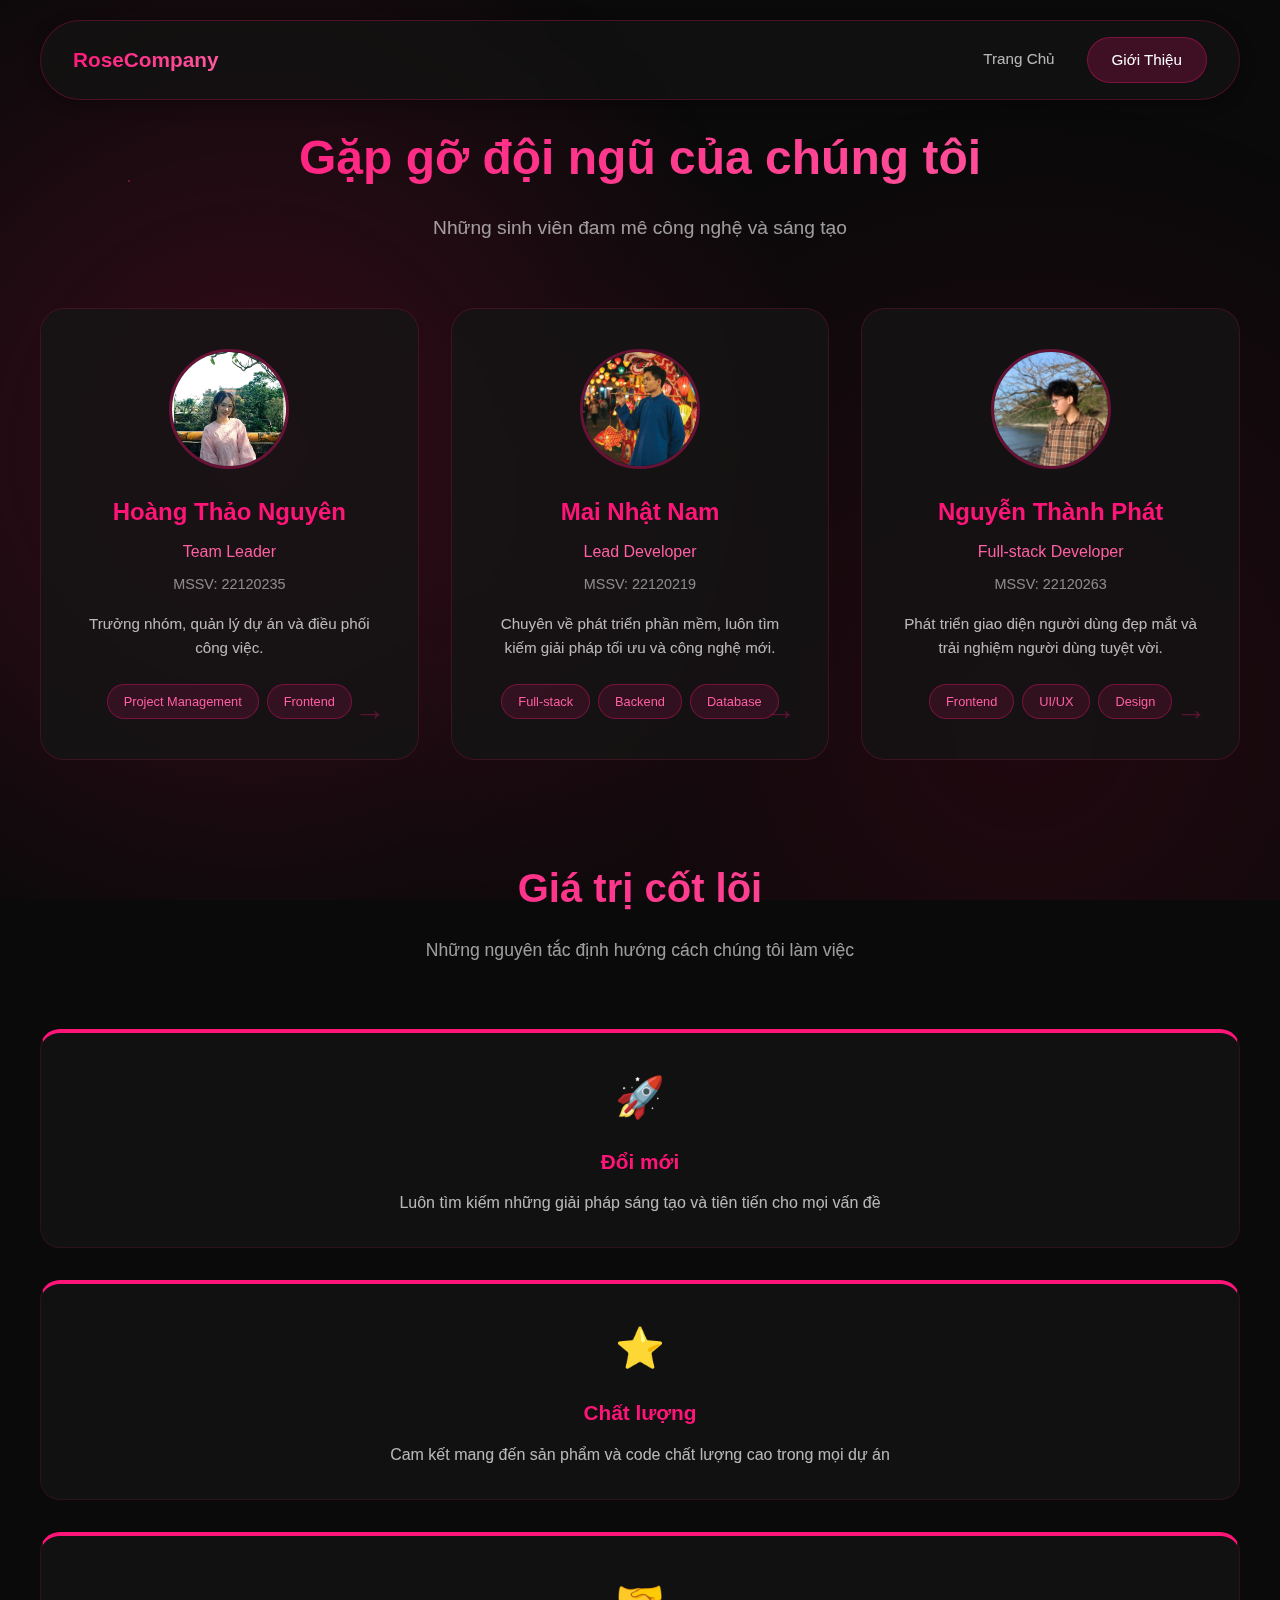
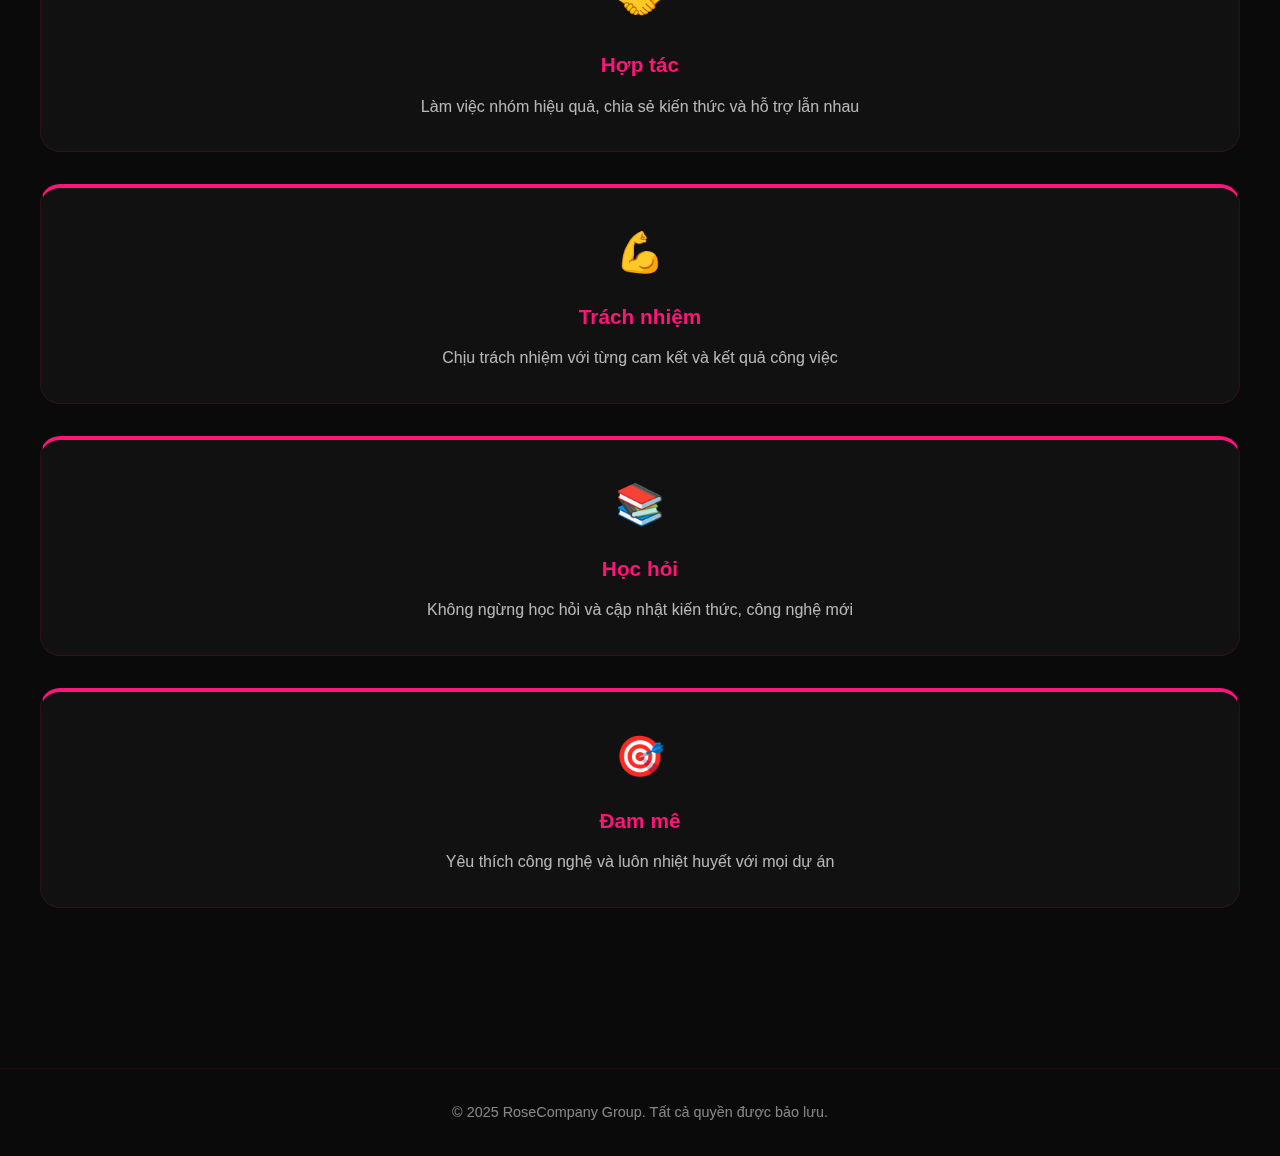
<file: about.html>
<!DOCTYPE html>
<html lang="vi">

<head>
    <meta charset="UTF-8">
    <meta name="viewport" content="width=device-width, initial-scale=1.0">
    <title>RoseCompany Group - Giới Thiệu</title>
    <link rel="stylesheet" href="default.css">
</head>

<body>
    <!-- Animated Background -->
    <div class="bg-gradient"></div>
    <div class="particles-container"></div>

    <!-- Floating Header -->
    <header class="header">
        <div class="header-content">
            <div class="logo">
                <h1>RoseCompany</h1>
            </div>
            <nav class="nav">
                <ul class="nav-list">
                    <li><a href="default.html" class="nav-link">Trang Chủ</a></li>
                    <li><a href="about.html" class="nav-link active">Giới Thiệu</a></li>
                </ul>
            </nav>
        </div>
    </header>

    <!-- Page Header -->
    <section class="page-header">
        <div class="container">
            <h1 class="page-title">Gặp gỡ đội ngũ của chúng tôi</h1>
            <p class="page-subtitle">Những sinh viên đam mê công nghệ và sáng tạo</p>
        </div>
    </section>

    <!-- Team Section -->
    <section class="team-section">
        <div class="container">
            <div class="team-grid">
                <!-- Member 1 -->
                <a href="members/22120235/22120235.html" class="member-card">
                    <div class="card-glow"></div>
                    <div class="member-avatar">
                        <img src="images/Nguyen.jpg" alt="Hoàng Thanh Thảo Nguyên" class="avatar-img">
                        <div class="avatar-ring"></div>
                    </div>
                    <div class="member-content">
                        <h3 class="member-name">Hoàng Thảo Nguyên</h3>
                        <p class="member-role">Team Leader</p>
                        <p class="member-id">MSSV: 22120235</p>
                        <p class="member-desc">Trưởng nhóm, quản lý dự án và điều phối công việc. </p>
                        <div class="member-skills">
                            <span class="skill-tag">Project Management</span>
                            <span class="skill-tag">Frontend</span>
                        </div>
                    </div>
                    <div class="card-arrow">→</div>
                </a>

                <!-- Member 2 -->
                <a href="members/22120219/22120219.html" class="member-card">
                    <div class="card-glow"></div>
                    <div class="member-avatar">
                        <img src="images/Nam.jpg" alt="Mai Nhật Nam" class="avatar-img">
                        <div class="avatar-ring"></div>
                    </div>
                    <div class="member-content">
                        <h3 class="member-name">Mai Nhật Nam</h3>
                        <p class="member-role">Lead Developer</p>
                        <p class="member-id">MSSV: 22120219</p>
                        <p class="member-desc">Chuyên về phát triển phần mềm, luôn tìm kiếm giải pháp tối ưu và công
                            nghệ mới.</p>
                        <div class="member-skills">
                            <span class="skill-tag">Full-stack</span>
                            <span class="skill-tag">Backend</span>
                            <span class="skill-tag">Database</span>
                        </div>
                    </div>
                    <div class="card-arrow">→</div>
                </a>

                <!-- Member 3 -->
                <a href="members/22120263/22120263.html" class="member-card">
                    <div class="card-glow"></div>
                    <div class="member-avatar">
                        <img src="images/Phat.jpg" alt="Nguyễn Thành Phát" class="avatar-img">
                        <div class="avatar-ring"></div>
                    </div>
                    <div class="member-content">
                        <h3 class="member-name">Nguyễn Thành Phát</h3>
                        <p class="member-role">Full-stack Developer</p>
                        <p class="member-id">MSSV: 22120263</p>
                        <p class="member-desc">Phát triển giao diện người dùng đẹp mắt và trải nghiệm người dùng tuyệt
                            vời.</p>
                        <div class="member-skills">
                            <span class="skill-tag">Frontend</span>
                            <span class="skill-tag">UI/UX</span>
                            <span class="skill-tag">Design</span>
                        </div>
                    </div>
                    <div class="card-arrow">→</div>
                </a>
            </div>
        </div>
    </section>

    <!-- Values Section -->
    <section class="values-section">
        <div class="container">
            <div class="section-header">
                <h2 class="section-title">Giá trị cốt lõi</h2>
                <p class="section-subtitle">Những nguyên tắc định hướng cách chúng tôi làm việc</p>
            </div>

            <div class="values-grid">
                <div class="value-card">
                    <div class="value-icon">🚀</div>
                    <h3>Đổi mới</h3>
                    <p>Luôn tìm kiếm những giải pháp sáng tạo và tiên tiến cho mọi vấn đề</p>
                </div>

                <div class="value-card">
                    <div class="value-icon">⭐</div>
                    <h3>Chất lượng</h3>
                    <p>Cam kết mang đến sản phẩm và code chất lượng cao trong mọi dự án</p>
                </div>

                <div class="value-card">
                    <div class="value-icon">🤝</div>
                    <h3>Hợp tác</h3>
                    <p>Làm việc nhóm hiệu quả, chia sẻ kiến thức và hỗ trợ lẫn nhau</p>
                </div>

                <div class="value-card">
                    <div class="value-icon">💪</div>
                    <h3>Trách nhiệm</h3>
                    <p>Chịu trách nhiệm với từng cam kết và kết quả công việc</p>
                </div>

                <div class="value-card">
                    <div class="value-icon">📚</div>
                    <h3>Học hỏi</h3>
                    <p>Không ngừng học hỏi và cập nhật kiến thức, công nghệ mới</p>
                </div>

                <div class="value-card">
                    <div class="value-icon">🎯</div>
                    <h3>Đam mê</h3>
                    <p>Yêu thích công nghệ và luôn nhiệt huyết với mọi dự án</p>
                </div>
            </div>
        </div>
    </section>

    <!-- Footer -->
    <footer class="footer">
        <div class="container">
            <p>&copy; 2025 RoseCompany Group. Tất cả quyền được bảo lưu.</p>
        </div>
    </footer>

    <script src="default.css"></script>
</body>

</html>
</file>
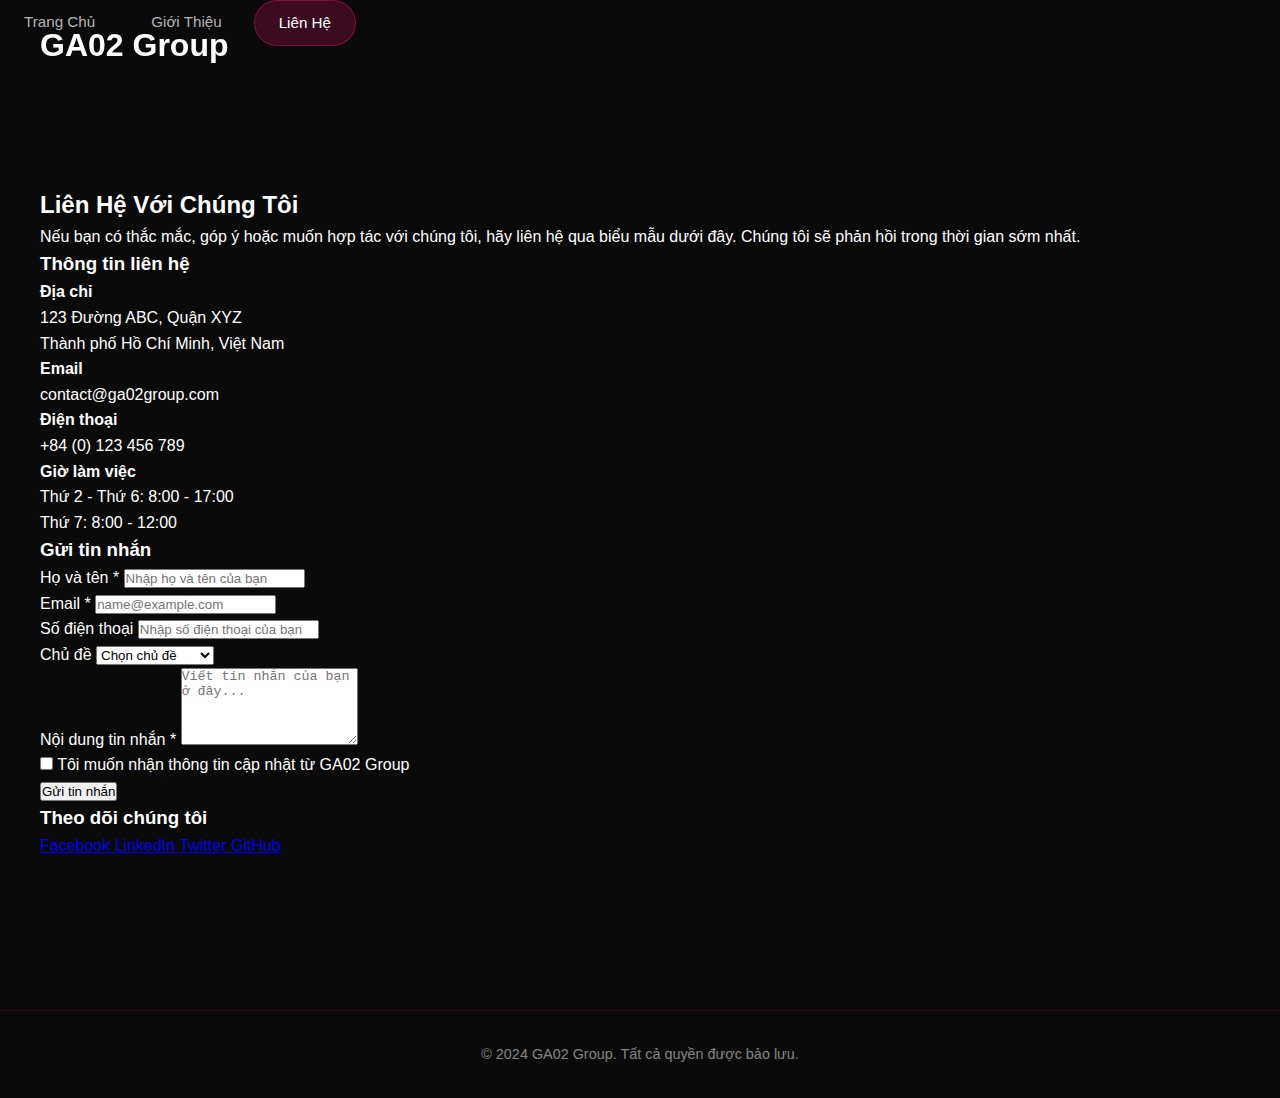
<file: contact.html>
<!DOCTYPE html>
<html lang="vi">
<head>
    <meta charset="UTF-8">
    <meta name="viewport" content="width=device-width, initial-scale=1.0">
    <title>GA02 Group - Liên Hệ</title>
    <link rel="stylesheet" href="default.css">
</head>
<body>
    <!-- Header -->
    <header class="header">
        <h1>GA02 Group</h1>
    </header>

    <!-- Navigation -->
    <nav class="nav">
        <ul class="nav-list">
            <li><a href="index.html" class="nav-link">Trang Chủ</a></li>
            <li><a href="about.html" class="nav-link">Giới Thiệu</a></li>
            <li><a href="contact.html" class="nav-link active">Liên Hệ</a></li>
        </ul>
    </nav>

    <!-- Main Content -->
    <main class="main-content">
        <div class="container">
            <section class="contact-section">
                <h2>Liên Hệ Với Chúng Tôi</h2>
                <p class="section-intro">Nếu bạn có thắc mắc, góp ý hoặc muốn hợp tác với chúng tôi, hãy liên hệ qua biểu mẫu dưới đây. Chúng tôi sẽ phản hồi trong thời gian sớm nhất.</p>
                
                <div class="contact-content">
                    <div class="contact-info">
                        <h3>Thông tin liên hệ</h3>
                        <div class="info-item">
                            <h4>Địa chỉ</h4>
                            <p>123 Đường ABC, Quận XYZ<br>Thành phố Hồ Chí Minh, Việt Nam</p>
                        </div>
                        <div class="info-item">
                            <h4>Email</h4>
                            <p>contact@ga02group.com</p>
                        </div>
                        <div class="info-item">
                            <h4>Điện thoại</h4>
                            <p>+84 (0) 123 456 789</p>
                        </div>
                        <div class="info-item">
                            <h4>Giờ làm việc</h4>
                            <p>Thứ 2 - Thứ 6: 8:00 - 17:00<br>Thứ 7: 8:00 - 12:00</p>
                        </div>
                    </div>

                    <div class="contact-form-container">
                        <h3>Gửi tin nhắn</h3>
                        <form class="contact-form" action="#" method="post">
                            <div class="form-group">
                                <label for="name">Họ và tên *</label>
                                <input type="text" id="name" name="name" placeholder="Nhập họ và tên của bạn" required>
                            </div>

                            <div class="form-group">
                                <label for="email">Email *</label>
                                <input type="email" id="email" name="email" placeholder="name@example.com" required>
                            </div>

                            <div class="form-group">
                                <label for="phone">Số điện thoại</label>
                                <input type="tel" id="phone" name="phone" placeholder="Nhập số điện thoại của bạn">
                            </div>

                            <div class="form-group">
                                <label for="subject">Chủ đề</label>
                                <select id="subject" name="subject">
                                    <option value="">Chọn chủ đề</option>
                                    <option value="general">Thông tin chung</option>
                                    <option value="collaboration">Hợp tác</option>
                                    <option value="support">Hỗ trợ kỹ thuật</option>
                                    <option value="feedback">Góp ý</option>
                                    <option value="other">Khác</option>
                                </select>
                            </div>

                            <div class="form-group">
                                <label for="message">Nội dung tin nhắn *</label>
                                <textarea id="message" name="message" placeholder="Viết tin nhắn của bạn ở đây..." rows="5" required></textarea>
                            </div>

                            <div class="form-group checkbox-group">
                                <label class="checkbox-label">
                                    <input type="checkbox" name="newsletter" value="yes">
                                    <span class="checkmark"></span>
                                    Tôi muốn nhận thông tin cập nhật từ GA02 Group
                                </label>
                            </div>

                            <button type="submit" class="submit-btn">Gửi tin nhắn</button>
                        </form>
                    </div>
                </div>

                <div class="social-links">
                    <h3>Theo dõi chúng tôi</h3>
                    <div class="social-icons">
                        <a href="#" class="social-link" title="Facebook">
                            <span>Facebook</span>
                        </a>
                        <a href="#" class="social-link" title="LinkedIn">
                            <span>LinkedIn</span>
                        </a>
                        <a href="#" class="social-link" title="Twitter">
                            <span>Twitter</span>
                        </a>
                        <a href="#" class="social-link" title="GitHub">
                            <span>GitHub</span>
                        </a>
                    </div>
                </div>
            </section>
        </div>
    </main>

    <!-- Footer -->
    <footer class="footer">
        <p>&copy; 2024 GA02 Group. Tất cả quyền được bảo lưu.</p>
    </footer>
</body>
</html>
</file>
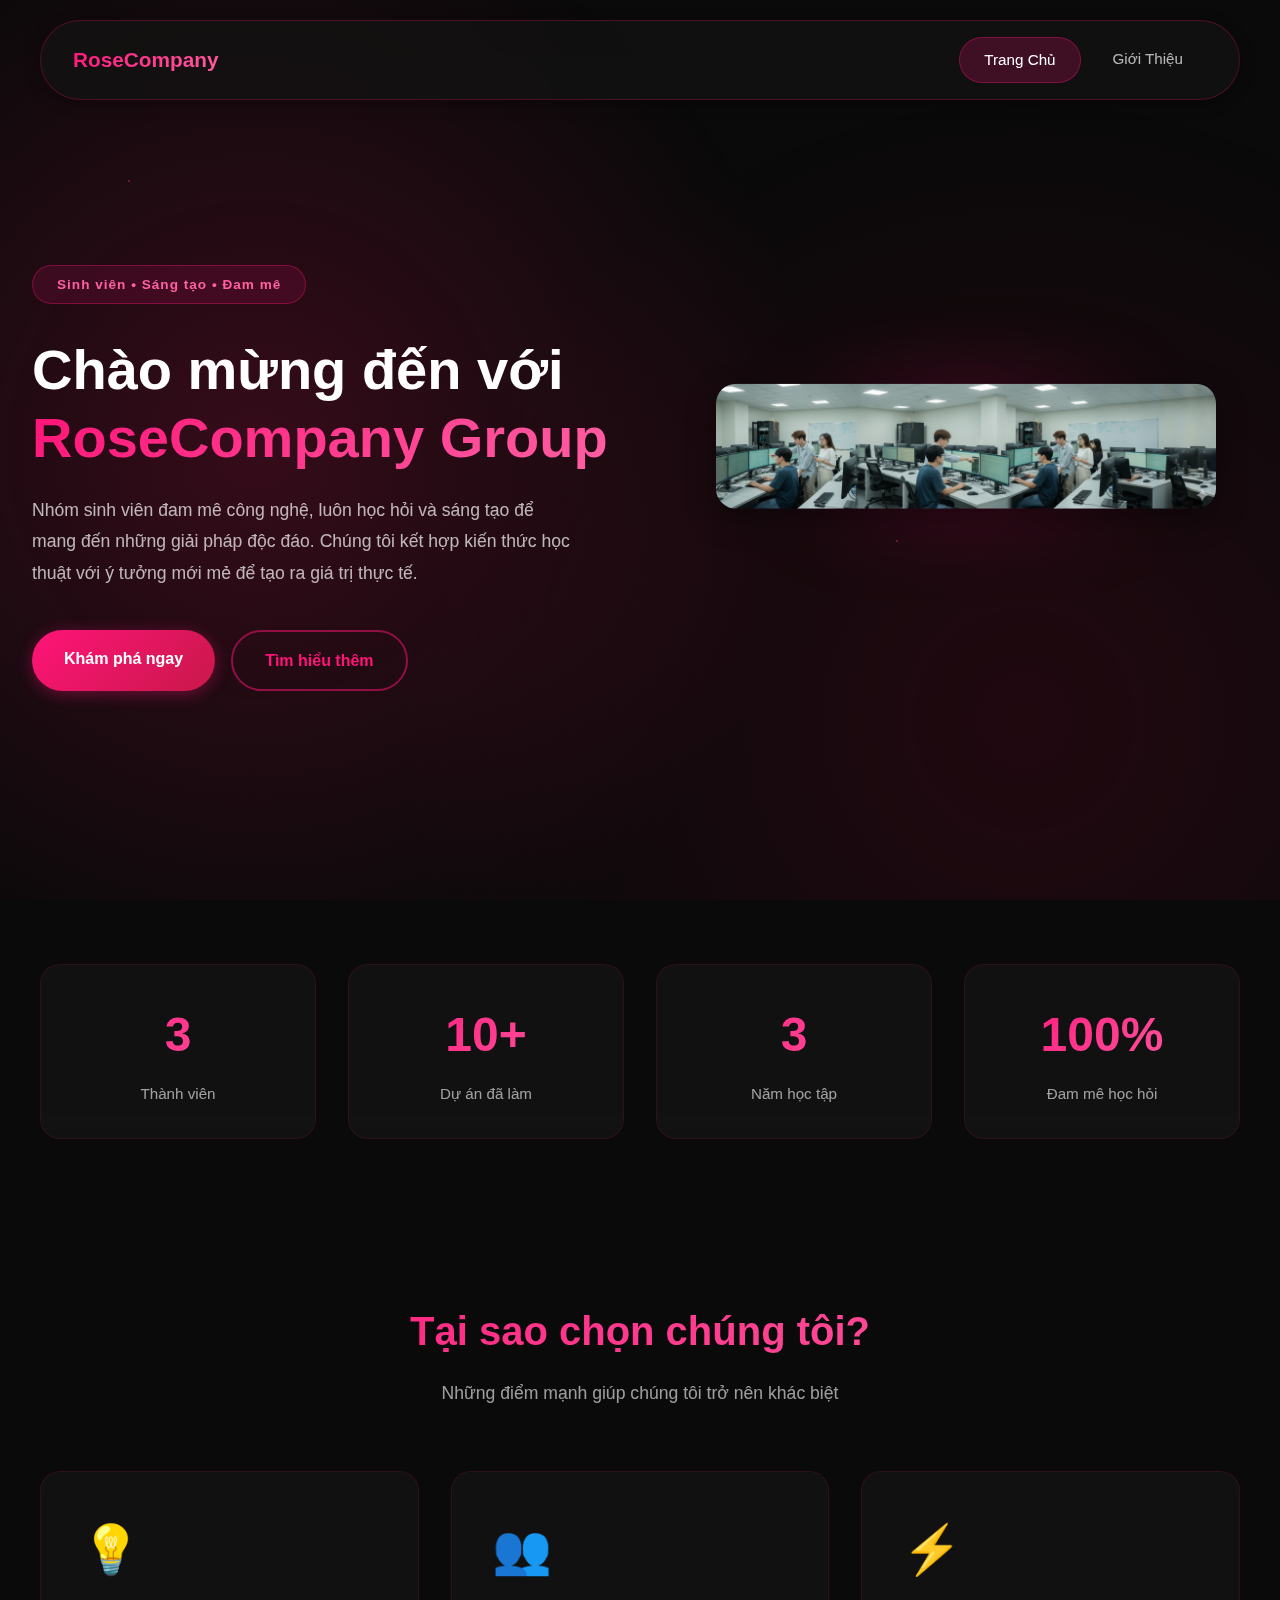
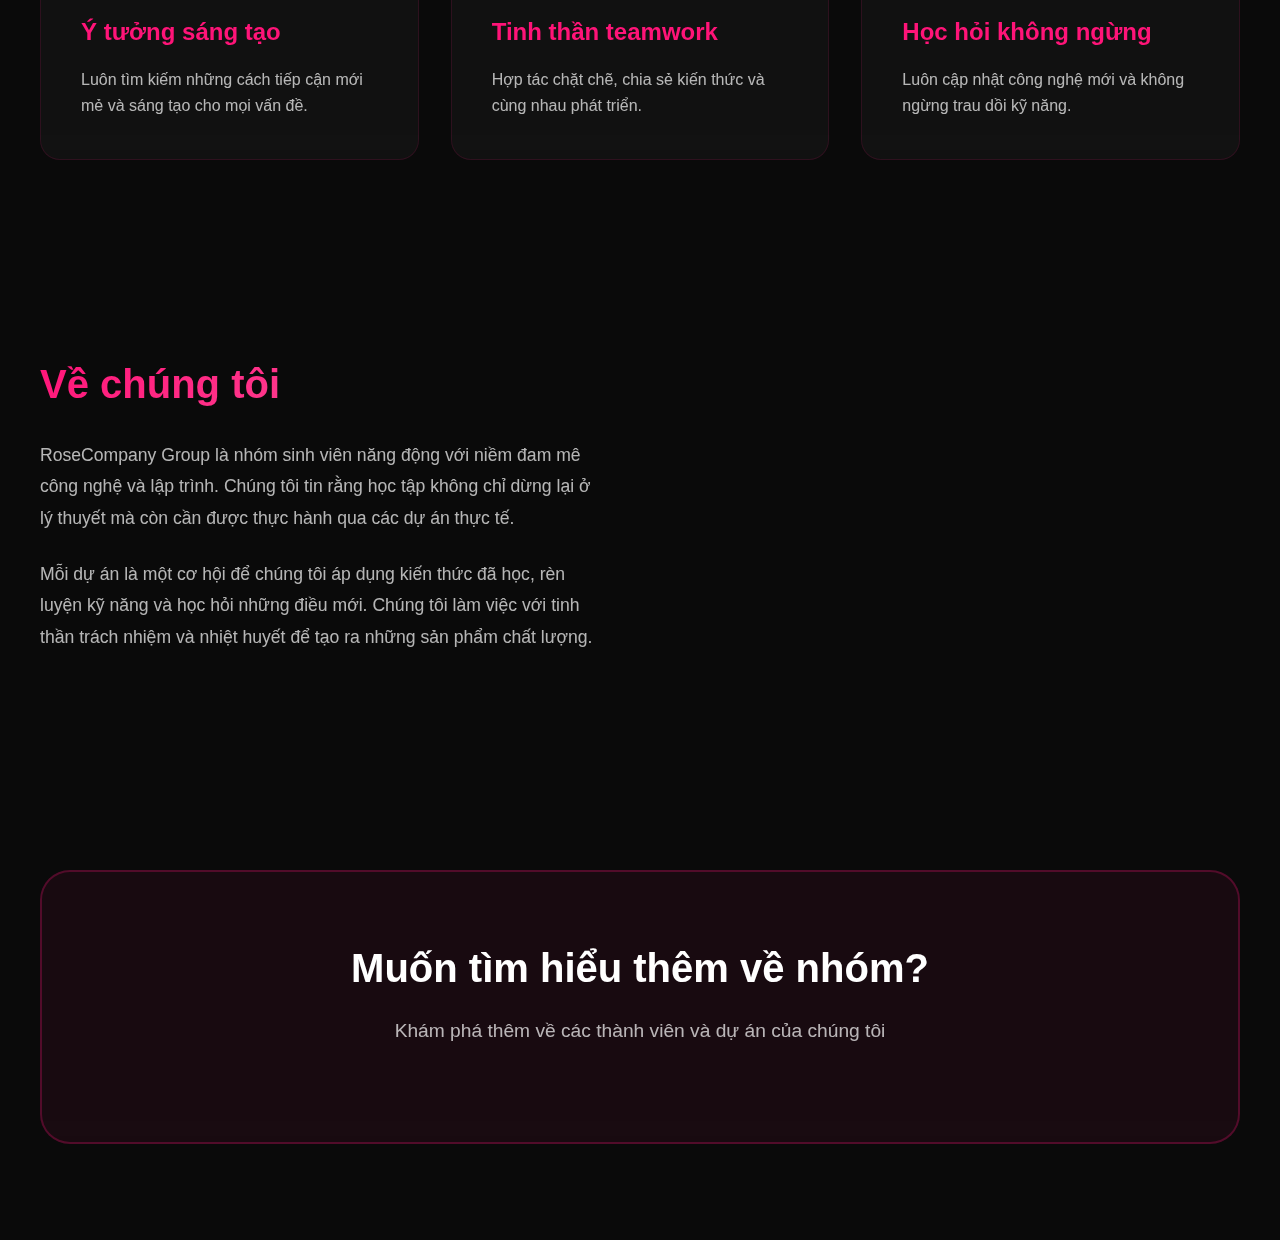
<file: default.html>
<!DOCTYPE html>
<html lang="vi">

<head>
    <meta charset="UTF-8">
    <meta name="viewport" content="width=device-width, initial-scale=1.0">
    <title>RoseCompany Group - Trang Chủ</title>
    <link rel="stylesheet" href="default.css">
</head>

<body>
    <!-- Animated Background -->
    <div class="bg-gradient"></div>
    <div class="particles-container"></div>

    <!-- Floating Header -->
    <header class="header">
        <div class="header-content">
            <div class="logo">
                <h1>RoseCompany</h1>
            </div>
            <nav class="nav">
                <ul class="nav-list">
                    <li><a href="default.html" class="nav-link active">Trang Chủ</a></li>
                    <li><a href="about.html" class="nav-link">Giới Thiệu</a></li>
                </ul>
            </nav>
        </div>
    </header>

    <!-- Hero Section -->
    <section class="hero">
        <div class="hero-content">
            <div class="hero-badge">Sinh viên • Sáng tạo • Đam mê</div>
            <h1 class="hero-title">
                Chào mừng đến với<br>
                <span class="gradient-text">RoseCompany Group</span>
            </h1>
            <p class="hero-description">
                Nhóm sinh viên đam mê công nghệ, luôn học hỏi và sáng tạo để mang đến những giải pháp độc đáo.
                Chúng tôi kết hợp kiến thức học thuật với ý tưởng mới mẻ để tạo ra giá trị thực tế.
            </p>
            <div class="hero-buttons">
                <a href="about.html" class="btn btn-primary">Khám phá ngay</a>
                <a href="#features" class="btn btn-secondary">Tìm hiểu thêm</a>
            </div>
        </div>

        <div class="hero-image">
            <div class="image-container">
                <img src="images/Group.png" alt="RoseCompany Group" class="floating-image">
                <div class="image-glow"></div>
            </div>
        </div>
    </section>

    <!-- Stats Section -->
    <section class="stats-section">
        <div class="container">
            <div class="stats-grid">
                <div class="stat-card">
                    <div class="stat-number">3</div>
                    <div class="stat-label">Thành viên</div>
                </div>
                <div class="stat-card">
                    <div class="stat-number">10+</div>
                    <div class="stat-label">Dự án đã làm</div>
                </div>
                <div class="stat-card">
                    <div class="stat-number">3</div>
                    <div class="stat-label">Năm học tập</div>
                </div>
                <div class="stat-card">
                    <div class="stat-number">100%</div>
                    <div class="stat-label">Đam mê học hỏi</div>
                </div>
            </div>
        </div>
    </section>

    <!-- Features Section -->
    <section id="features" class="features-section">
        <div class="container">
            <div class="section-header">
                <h2 class="section-title">Tại sao chọn chúng tôi?</h2>
                <p class="section-subtitle">Những điểm mạnh giúp chúng tôi trở nên khác biệt</p>
            </div>

            <div class="features-grid">
                <div class="feature-card">
                    <div class="feature-icon">💡</div>
                    <h3>Ý tưởng sáng tạo</h3>
                    <p>Luôn tìm kiếm những cách tiếp cận mới mẻ và sáng tạo cho mọi vấn đề.</p>
                </div>

                <div class="feature-card">
                    <div class="feature-icon">👥</div>
                    <h3>Tinh thần teamwork</h3>
                    <p>Hợp tác chặt chẽ, chia sẻ kiến thức và cùng nhau phát triển.</p>
                </div>

                <div class="feature-card">
                    <div class="feature-icon">⚡</div>
                    <h3>Học hỏi không ngừng</h3>
                    <p>Luôn cập nhật công nghệ mới và không ngừng trau dồi kỹ năng.</p>
                </div>
            </div>
        </div>
    </section>

    <!-- Mission Section -->
    <section class="mission-section">
        <div class="container">
            <div class="mission-content">
                <div class="mission-text">
                    <h2>Về chúng tôi</h2>
                    <p>RoseCompany Group là nhóm sinh viên năng động với niềm đam mê công nghệ và lập trình. Chúng tôi
                        tin rằng học tập không chỉ dừng lại ở lý thuyết mà còn cần được thực hành qua các dự án thực tế.
                    </p>
                    <p>Mỗi dự án là một cơ hội để chúng tôi áp dụng kiến thức đã học, rèn luyện kỹ năng và học hỏi những
                        điều mới. Chúng tôi làm việc với tinh thần trách nhiệm và nhiệt huyết để tạo ra những sản phẩm
                        chất lượng.</p>
                </div>
            </div>
        </div>
    </section>

    <!-- CTA Section -->
    <section class="cta-section">
        <div class="container">
            <div class="cta-content">
                <h2>Muốn tìm hiểu thêm về nhóm?</h2>
                <p>Khám phá thêm về các thành viên và dự án của chúng tôi</p>
                <a href="about.html" class="btn
</file>
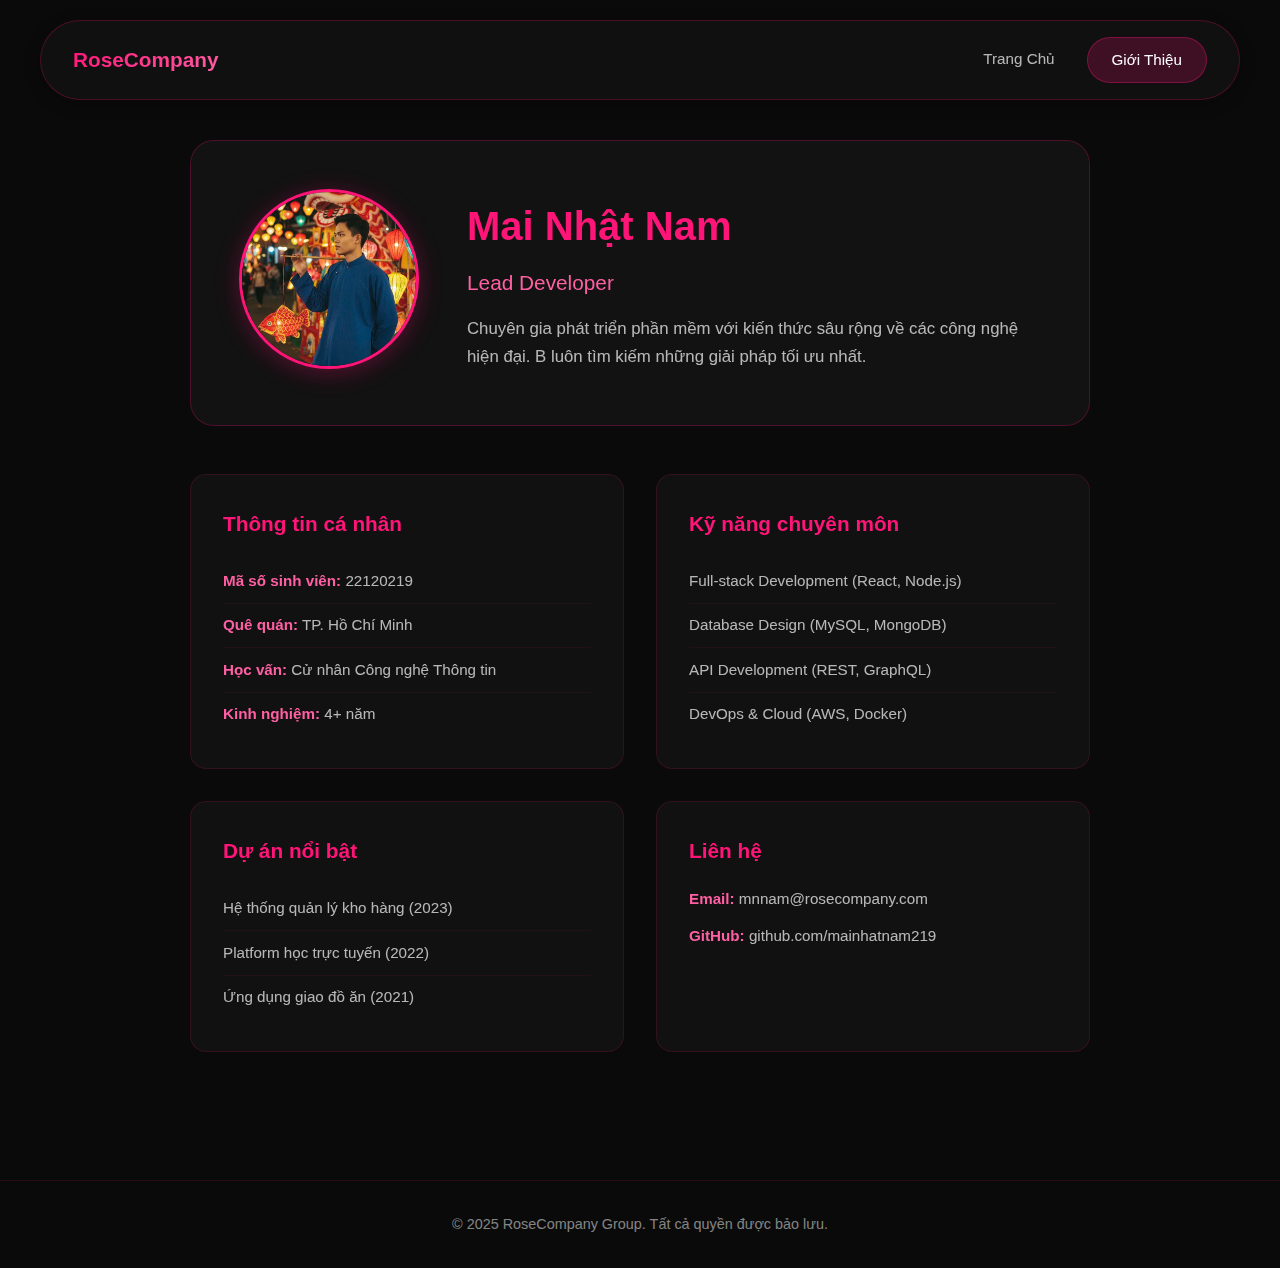
<file: members/22120219/22120219.html>
<!DOCTYPE html>
<html lang="vi">

<head>
    <meta charset="UTF-8">
    <meta name="viewport" content="width=device-width, initial-scale=1.0">
    <title>Mai Nhật Nam</title>
    <link rel="stylesheet" href="../../default.css">
</head>

<body>
    <!-- Floating Header -->
    <header class="header">
        <div class="header-content">
            <div class="logo">
                <h1>RoseCompany</h1>
            </div>
            <nav class="nav">
                <ul class="nav-list">
                    <li><a href="../../default.html" class="nav-link">Trang Chủ</a></li>
                    <li><a href="../../about.html" class="nav-link active">Giới Thiệu</a></li>
                </ul>
            </nav>
        </div>
    </header>

    <!-- Main Content -->
    <main class="main-content">
        <div class="container">
            <section class="member-detail-section">
                <div class="member-detail-card">
                    <div class="member-detail-avatar">
                        <img src="images/Nam.jpg" alt="Mai Nhật Nam" class="detail-avatar-image">
                    </div>
                    <div class="member-detail-info">
                        <h1 class="member-detail-name">Mai Nhật Nam</h1>
                        <p class="member-detail-role">Lead Developer</p>
                        <p class="member-detail-description">Chuyên gia phát triển phần mềm với kiến thức sâu rộng về
                            các công nghệ hiện đại. B luôn tìm kiếm những giải pháp tối ưu nhất.</p>
                    </div>
                </div>

                <div class="detail-sections">
                    <div class="detail-section">
                        <h3>Thông tin cá nhân</h3>
                        <ul>
                            <li><strong>Mã số sinh viên:</strong> 22120219</li>
                            <li><strong>Quê quán:</strong> TP. Hồ Chí Minh</li>
                            <li><strong>Học vấn:</strong> Cử nhân Công nghệ Thông tin</li>
                            <li><strong>Kinh nghiệm:</strong> 4+ năm</li>
                        </ul>
                    </div>

                    <div class="detail-section">
                        <h3>Kỹ năng chuyên môn</h3>
                        <ul>
                            <li>Full-stack Development (React, Node.js)</li>
                            <li>Database Design (MySQL, MongoDB)</li>
                            <li>API Development (REST, GraphQL)</li>
                            <li>DevOps & Cloud (AWS, Docker)</li>
                        </ul>
                    </div>

                    <div class="detail-section">
                        <h3>Dự án nổi bật</h3>
                        <ul>
                            <li>Hệ thống quản lý kho hàng (2023)</li>
                            <li>Platform học trực tuyến (2022)</li>
                            <li>Ứng dụng giao đồ ăn (2021)</li>
                        </ul>
                    </div>

                    <div class="detail-section">
                        <h3>Liên hệ</h3>
                        <p><strong>Email:</strong> mnnam@rosecompany.com</p>
                        <p><strong>GitHub:</strong> github.com/mainhatnam219</p>
                    </div>
                </div>
            </section>
        </div>
    </main>

    <!-- Footer -->
    <footer class="footer">
        <p>&copy; 2025 RoseCompany Group. Tất cả quyền được bảo lưu.</p>
    </footer>
</body>

</html>
</file>
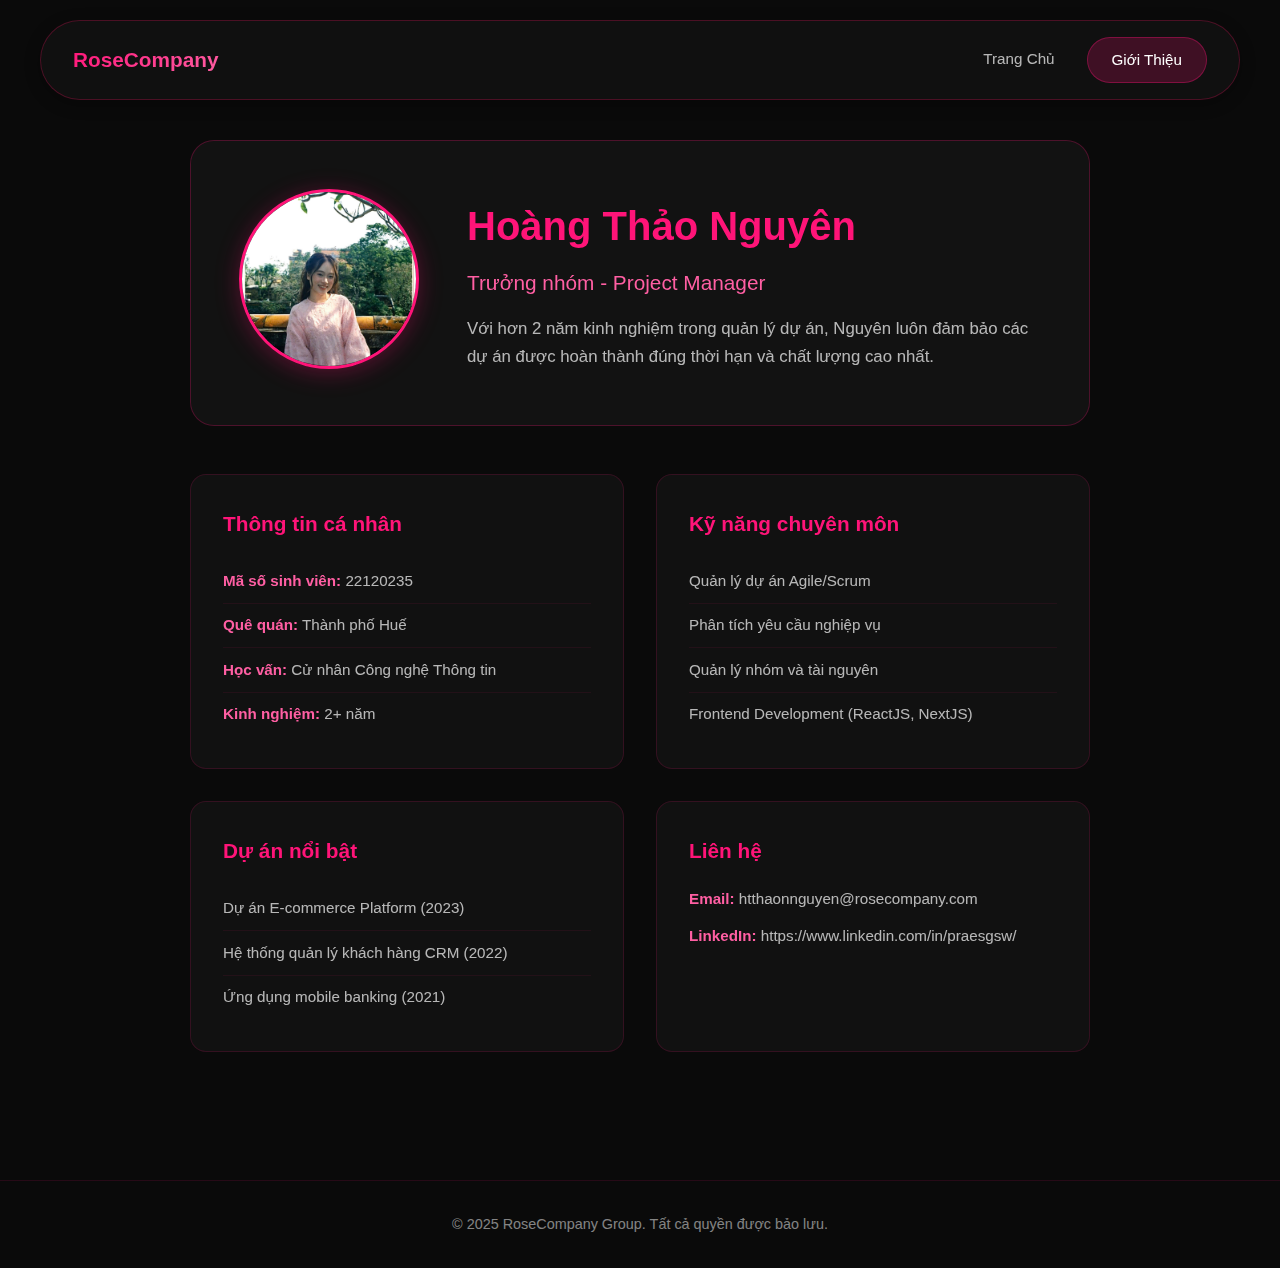
<file: members/22120235/22120235.html>
<!DOCTYPE html>
<html lang="vi">

<head>
    <meta charset="UTF-8">
    <meta name="viewport" content="width=device-width, initial-scale=1.0">
    <title>Hoàng Thanh Thảo Nguyên</title>
    <link rel="stylesheet" href="../../default.css">
</head>

<body>
    <!-- Floating Header -->
    <header class="header">
        <div class="header-content">
            <div class="logo">
                <h1>RoseCompany</h1>
            </div>
            <nav class="nav">
                <ul class="nav-list">
                    <li><a href="../../default.html" class="nav-link">Trang Chủ</a></li>
                    <li><a href="../../about.html" class="nav-link active">Giới Thiệu</a></li>
                </ul>
            </nav>
        </div>
    </header>

    <!-- Main Content -->
    <main class="main-content">
        <div class="container">
            <section class="member-detail-section">
                <div class="member-detail-card">
                    <div class="member-detail-avatar">
                        <img src="images/Nguyen.jpg" alt="Hoàng Thanh Thảo Nguyên" class="detail-avatar-image">
                    </div>
                    <div class="member-detail-info">
                        <h1 class="member-detail-name">Hoàng Thảo Nguyên</h1>
                        <p class="member-detail-role">Trưởng nhóm - Project Manager</p>
                        <p class="member-detail-description">Với hơn 2 năm kinh nghiệm trong quản lý dự án, Nguyên luôn
                            đảm
                            bảo các dự án được hoàn thành đúng thời hạn và chất lượng cao nhất.</p>
                    </div>
                </div>

                <div class="detail-sections">
                    <div class="detail-section">
                        <h3>Thông tin cá nhân</h3>
                        <ul>
                            <li><strong>Mã số sinh viên:</strong> 22120235</li>
                            <li><strong>Quê quán:</strong> Thành phố Huế</li>
                            <li><strong>Học vấn:</strong> Cử nhân Công nghệ Thông tin</li>
                            <li><strong>Kinh nghiệm:</strong> 2+ năm</li>
                        </ul>
                    </div>

                    <div class="detail-section">
                        <h3>Kỹ năng chuyên môn</h3>
                        <ul>
                            <li>Quản lý dự án Agile/Scrum</li>
                            <li>Phân tích yêu cầu nghiệp vụ</li>
                            <li>Quản lý nhóm và tài nguyên</li>
                            <li>Frontend Development (ReactJS, NextJS)</li>
                        </ul>
                    </div>

                    <div class="detail-section">
                        <h3>Dự án nổi bật</h3>
                        <ul>
                            <li>Dự án E-commerce Platform (2023)</li>
                            <li>Hệ thống quản lý khách hàng CRM (2022)</li>
                            <li>Ứng dụng mobile banking (2021)</li>
                        </ul>
                    </div>

                    <div class="detail-section">
                        <h3>Liên hệ</h3>
                        <p><strong>Email:</strong> htthaonnguyen@rosecompany.com</p>
                        <p><strong>LinkedIn:</strong> https://www.linkedin.com/in/praesgsw/</p>
                    </div>
                </div>
            </section>
        </div>
    </main>

    <!-- Footer -->
    <footer class="footer">
        <p>&copy; 2025 RoseCompany Group. Tất cả quyền được bảo lưu.</p>
    </footer>
</body>

</html>
</file>
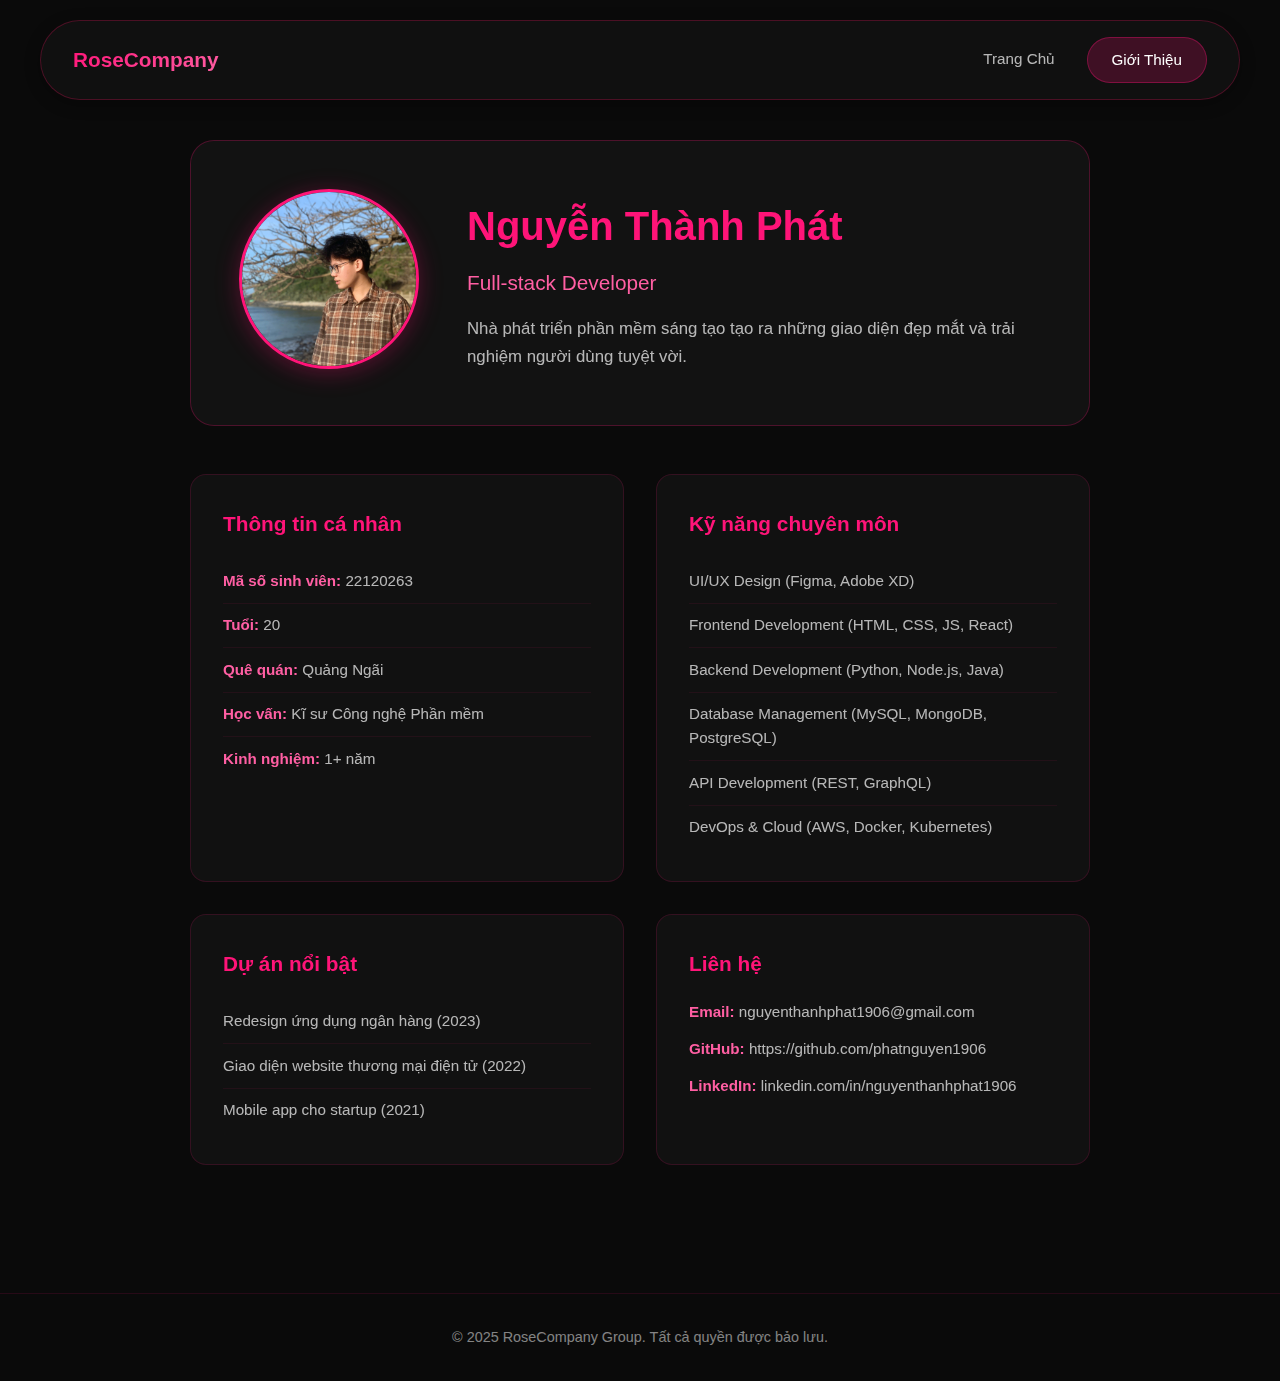
<file: members/22120263/22120263.html>
<!DOCTYPE html>
<html lang="vi">

<head>
    <meta charset="UTF-8">
    <meta name="viewport" content="width=device-width, initial-scale=1.0">
    <title>Nguyễn Thành Phát</title>
    <link rel="stylesheet" href="../../default.css">
</head>

<body>
    <!-- Floating Header -->
    <header class="header">
        <div class="header-content">
            <div class="logo">
                <h1>RoseCompany</h1>
            </div>
            <nav class="nav">
                <ul class="nav-list">
                    <li><a href="../../default.html" class="nav-link">Trang Chủ</a></li>
                    <li><a href="../../about.html" class="nav-link active">Giới Thiệu</a></li>
                </ul>
            </nav>
        </div>
    </header>

    <!-- Main Content -->
    <main class="main-content">
        <div class="container">
            <section class="member-detail-section">
                <div class="member-detail-card">
                    <div class="member-detail-avatar">
                        <img src="images/Phat.jpg" alt="Nguyễn Thành Phát" class="detail-avatar-image">
                    </div>
                    <div class="member-detail-info">
                        <h1 class="member-detail-name">Nguyễn Thành Phát</h1>
                        <p class="member-detail-role">Full-stack Developer</p>
                        <p class="member-detail-description">Nhà phát triển phần mềm sáng tạo tạo ra những giao diện đẹp
                            mắt và trải nghiệm người dùng tuyệt vời.</p>
                    </div>
                </div>

                <div class="detail-sections">
                    <div class="detail-section">
                        <h3>Thông tin cá nhân</h3>
                        <ul>
                            <li><strong>Mã số sinh viên:</strong> 22120263</li>
                            <li><strong>Tuổi:</strong> 20</li>
                            <li><strong>Quê quán:</strong> Quảng Ngãi</li>
                            <li><strong>Học vấn:</strong> Kĩ sư Công nghệ Phần mềm</li>
                            <li><strong>Kinh nghiệm:</strong> 1+ năm</li>
                        </ul>
                    </div>

                    <div class="detail-section">
                        <h3>Kỹ năng chuyên môn</h3>
                        <ul>
                            <li>UI/UX Design (Figma, Adobe XD)</li>
                            <li>Frontend Development (HTML, CSS, JS, React)</li>
                            <li>Backend Development (Python, Node.js, Java)</li>
                            <li>Database Management (MySQL, MongoDB, PostgreSQL)</li>
                            <li>API Development (REST, GraphQL)</li>
                            <li>DevOps & Cloud (AWS, Docker, Kubernetes)</li>
                        </ul>
                    </div>

                    <div class="detail-section">
                        <h3>Dự án nổi bật</h3>
                        <ul>
                            <li>Redesign ứng dụng ngân hàng (2023)</li>
                            <li>Giao diện website thương mại điện tử (2022)</li>
                            <li>Mobile app cho startup (2021)</li>
                        </ul>
                    </div>

                    <div class="detail-section">
                        <h3>Liên hệ</h3>
                        <p><strong>Email:</strong> nguyenthanhphat1906@gmail.com</p>
                        <p><strong>GitHub:</strong> https://github.com/phatnguyen1906</p>
                        <p><strong>LinkedIn:</strong> linkedin.com/in/nguyenthanhphat1906</p>
                    </div>
                </div>
            </section>
        </div>
    </main>

    <!-- Footer -->
    <footer class="footer">
        <p>&copy; 2025 RoseCompany Group. Tất cả quyền được bảo lưu.</p>
    </footer>
</body>

</html>
</file>
<file: default.css>
/* ============================================
   ROSECOMPANY GROUP - MODERN STYLESHEET
   Dark theme with pink accents 
   ============================================ */

/* === RESET & BASE === */
* {
    margin: 0;
    padding: 0;
    box-sizing: border-box;
}

html {
    scroll-behavior: smooth;
    scroll-padding-top: 100px;
}

body {
    font-family: 'Inter', 'Segoe UI', -apple-system, BlinkMacSystemFont, sans-serif;
    background: #0a0a0a;
    color: #ffffff;
    line-height: 1.6;
    overflow-x: hidden;
    transition: opacity 0.3s ease-in-out;
}

body.page-transition {
    opacity: 0;
}

.bg-gradient {
    position: fixed;
    width: 100%;
    height: 100%;
    top: 0;
    left: 0;
    z-index: 0;
    background: radial-gradient(circle at 20% 50%, rgba(255, 20, 100, 0.18) 0%, transparent 50%),
        radial-gradient(circle at 80% 80%, rgba(200, 0, 60, 0.12) 0%, transparent 50%);
    pointer-events: none;
}

.particles-container {
    position: fixed;
    width: 100%;
    height: 100%;
    top: 0;
    left: 0;
    z-index: 1;
    pointer-events: none;
}

.particles-container::before,
.particles-container::after {
    content: '';
    position: absolute;
    width: 2px;
    height: 2px;
    background: rgba(255, 40, 120, 0.5);
    border-radius: 50%;
    animation: float 25s infinite ease-in-out;
}

.particles-container::before {
    top: 20%;
    left: 10%;
    animation-delay: 0s;
}

.particles-container::after {
    top: 60%;
    left: 70%;
    animation-delay: 5s;
}

@keyframes float {

    0%,
    100% {
        transform: translate(0, 0) scale(1);
        opacity: 0;
    }

    10% {
        opacity: 1;
    }

    50% {
        transform: translate(150px, -150vh) scale(1.5);
        opacity: 0.6;
    }

    90% {
        opacity: 1;
    }

    100% {
        transform: translate(300px, -300vh) scale(0.5);
        opacity: 0;
    }
}

/* === FLOATING HEADER === */
.header {
    position: fixed;
    top: 20px;
    left: 50%;
    transform: translateX(-50%);
    z-index: 1000;
    width: calc(100% - 40px);
    max-width: 1200px;
}

.header-content {
    display: flex;
    justify-content: space-between;
    align-items: center;
    padding: 1rem 2rem;
    background: rgba(18, 18, 18, 0.7);
    backdrop-filter: blur(20px);
    border-radius: 50px;
    border: 1px solid rgba(255, 20, 100, 0.25);
    box-shadow: 0 4px 16px rgba(0, 0, 0, 0.3);
    transition: all 0.3s ease;
}

.header-content:hover {
    background: rgba(18, 18, 18, 0.85);
    border-color: rgba(255, 20, 100, 0.45);
    box-shadow: 0 6px 24px rgba(255, 20, 100, 0.12);
}

.logo {
    display: flex;
    align-items: center;
    gap: 0.75rem;
}

.logo-icon {
    width: 40px;
    height: 40px;
    background: linear-gradient(135deg, #ff1478, #c9184a);
    border-radius: 10px;
    display: flex;
    align-items: center;
    justify-content: center;
    font-size: 1.4rem;
    box-shadow: 0 2px 12px rgba(255, 20, 120, 0.3);
}

.logo h1 {
    font-size: 1.3rem;
    font-weight: 700;
    background: linear-gradient(135deg, #ff1478, #ff5fa3);
    -webkit-background-clip: text;
    -webkit-text-fill-color: transparent;
    background-clip: text;
}

/* === NAVIGATION === */
.nav-list {
    display: flex;
    list-style: none;
    gap: 0.5rem;
}

.nav-link {
    display: block;
    padding: 0.6rem 1.5rem;
    color: rgba(255, 255, 255, 0.7);
    text-decoration: none;
    font-weight: 500;
    font-size: 0.95rem;
    border-radius: 25px;
    transition: all 0.3s ease;
}

.nav-link:hover {
    color: #ff1478;
    background: rgba(255, 20, 120, 0.12);
}

.nav-link.active {
    color: #ffffff;
    background: rgba(255, 20, 120, 0.2);
    border: 1px solid rgba(255, 20, 120, 0.35);
}

/* === HERO SECTION === */
.hero {
    position: relative;
    z-index: 10;
    min-height: 100vh;
    display: flex;
    align-items: center;
    padding: 120px 2rem 4rem;
}

.container {
    max-width: 1200px;
    margin: 0 auto;
    width: 100%;
}

.hero-content {
    max-width: 600px;
}

.hero-badge {
    display: inline-block;
    padding: 0.5rem 1.5rem;
    background: rgba(255, 20, 120, 0.12);
    border: 1px solid rgba(255, 20, 120, 0.35);
    border-radius: 50px;
    color: #ff5fa3;
    font-size: 0.85rem;
    font-weight: 600;
    margin-bottom: 2rem;
    letter-spacing: 1px;
}

.hero-title {
    font-size: 3.5rem;
    font-weight: 800;
    line-height: 1.2;
    margin-bottom: 1.5rem;
    color: #ffffff;
}

.gradient-text {
    background: linear-gradient(135deg, #ff1478 0%, #ff5fa3 100%);
    -webkit-background-clip: text;
    -webkit-text-fill-color: transparent;
    background-clip: text;
    display: inline-block;
}

.hero-description {
    font-size: 1.1rem;
    color: rgba(255, 255, 255, 0.7);
    line-height: 1.8;
    margin-bottom: 2.5rem;
    max-width: 550px;
}

.hero-buttons {
    display: flex;
    gap: 1rem;
    flex-wrap: wrap;
}

.btn {
    display: inline-block;
    padding: 1rem 2rem;
    border-radius: 50px;
    font-weight: 600;
    text-decoration: none;
    transition: all 0.3s ease;
    font-size: 1rem;
}

.btn-primary {
    background: linear-gradient(135deg, #ff1478, #c9184a);
    color: #ffffff;
    box-shadow: 0 3px 15px rgba(255, 20, 120, 0.35);
}

.btn-primary:hover {
    transform: translateY(-2px);
    box-shadow: 0 5px 20px rgba(255, 20, 120, 0.5);
}

.btn-secondary {
    background: transparent;
    color: #ff1478;
    border: 2px solid rgba(255, 20, 120, 0.5);
}

.btn-secondary:hover {
    background: rgba(255, 20, 120, 0.12);
    border-color: #ff1478;
}

.hero-image {
    position: absolute;
    right: 5%;
    top: 50%;
    transform: translateY(-50%);
    width: 45%;
    max-width: 500px;
}

.image-container {
    position: relative;
}

.floating-image {
    width: 100%;
    height: auto;
    border-radius: 20px;
    box-shadow: 0 10px 30px rgba(0, 0, 0, 0.4);
    animation: floatImage 6s ease-in-out infinite;
}

@keyframes floatImage {

    0%,
    100% {
        transform: translateY(0px);
    }

    50% {
        transform: translateY(-20px);
    }
}

.image-glow {
    position: absolute;
    top: 50%;
    left: 50%;
    transform: translate(-50%, -50%);
    width: 110%;
    height: 110%;
    background: radial-gradient(circle, rgba(255, 20, 120, 0.25) 0%, transparent 70%);
    z-index: -1;
    filter: blur(40px);
}

/* === STATS SECTION === */
.stats-section {
    position: relative;
    z-index: 10;
    padding: 4rem 2rem;
}

.stats-grid {
    display: grid;
    grid-template-columns: repeat(auto-fit, minmax(200px, 1fr));
    gap: 2rem;
}

.stat-card {
    text-align: center;
    padding: 2rem;
    background: rgba(255, 255, 255, 0.03);
    backdrop-filter: blur(10px);
    border-radius: 20px;
    border: 1px solid rgba(255, 20, 120, 0.12);
    transition: all 0.3s ease;
}

.stat-card:hover {
    transform: translateY(-5px);
    border-color: rgba(255, 20, 120, 0.35);
    box-shadow: 0 6px 24px rgba(255, 20, 120, 0.18);
}

.stat-number {
    font-size: 3rem;
    font-weight: 800;
    background: linear-gradient(135deg, #ff1478, #ff5fa3);
    -webkit-background-clip: text;
    -webkit-text-fill-color: transparent;
    background-clip: text;
    margin-bottom: 0.5rem;
}

.stat-label {
    font-size: 0.95rem;
    color: rgba(255, 255, 255, 0.6);
    font-weight: 500;
}

/* === FEATURES SECTION === */
.features-section {
    position: relative;
    z-index: 10;
    padding: 6rem 2rem;
}

.section-header {
    text-align: center;
    margin-bottom: 4rem;
}

.section-title {
    font-size: 2.5rem;
    font-weight: 700;
    margin-bottom: 1rem;
    background: linear-gradient(135deg, #ff1478, #ff5fa3);
    -webkit-background-clip: text;
    -webkit-text-fill-color: transparent;
    background-clip: text;
}

.section-subtitle {
    font-size: 1.1rem;
    color: rgba(255, 255, 255, 0.6);
    max-width: 600px;
    margin: 0 auto;
}

.features-grid {
    display: grid;
    grid-template-columns: repeat(auto-fit, minmax(280px, 1fr));
    gap: 2rem;
}

.feature-card {
    padding: 2.5rem;
    background: rgba(255, 255, 255, 0.03);
    backdrop-filter: blur(10px);
    border-radius: 20px;
    border: 1px solid rgba(255, 20, 120, 0.12);
    transition: all 0.4s ease;
}

.feature-card:hover {
    transform: translateY(-10px);
    border-color: rgba(255, 20, 120, 0.4);
    box-shadow: 0 8px 32px rgba(255, 20, 120, 0.2);
    background: rgba(255, 255, 255, 0.05);
}

.feature-icon {
    font-size: 3rem;
    margin-bottom: 1.5rem;
    display: inline-block;
    animation: bounce 2s infinite;
}

@keyframes bounce {

    0%,
    100% {
        transform: translateY(0);
    }

    50% {
        transform: translateY(-10px);
    }
}

.feature-card h3 {
    font-size: 1.5rem;
    color: #ff1478;
    margin-bottom: 1rem;
}

.feature-card p {
    color: rgba(255, 255, 255, 0.7);
    line-height: 1.6;
}

/* === MISSION SECTION === */
.mission-section {
    position: relative;
    z-index: 10;
    padding: 6rem 2rem;
}

.mission-content {
    display: grid;
    grid-template-columns: 1fr 1fr;
    gap: 4rem;
    align-items: center;
}

.mission-text h2 {
    font-size: 2.5rem;
    margin-bottom: 1.5rem;
    background: linear-gradient(135deg, #ff1478, #ff5fa3);
    -webkit-background-clip: text;
    -webkit-text-fill-color: transparent;
    background-clip: text;
}

.mission-text p {
    color: rgba(255, 255, 255, 0.7);
    font-size: 1.1rem;
    line-height: 1.8;
    margin-bottom: 1.5rem;
}

.mission-visual {
    position: relative;
    height: 400px;
}

.visual-box {
    width: 100%;
    height: 100%;
    background: linear-gradient(135deg, rgba(255, 20, 120, 0.12), rgba(200, 0, 60, 0.1));
    border-radius: 30px;
    border: 2px solid rgba(255, 20, 120, 0.25);
    position: relative;
    overflow: hidden;
}

.visual-box::before {
    content: '';
    position: absolute;
    top: -50%;
    left: -50%;
    width: 200%;
    height: 200%;
    background: linear-gradient(45deg, transparent, rgba(255, 20, 120, 0.15), transparent);
    animation: shimmer 3s infinite;
}

@keyframes shimmer {
    0% {
        transform: translateX(-100%) translateY(-100%) rotate(45deg);
    }

    100% {
        transform: translateX(100%) translateY(100%) rotate(45deg);
    }
}

/* === CTA SECTION === */
.cta-section {
    position: relative;
    z-index: 10;
    padding: 6rem 2rem;
}

.cta-content {
    text-align: center;
    padding: 4rem;
    background: rgba(255, 20, 120, 0.06);
    backdrop-filter: blur(10px);
    border-radius: 30px;
    border: 2px solid rgba(255, 20, 120, 0.25);
}

.cta-content h2 {
    font-size: 2.5rem;
    margin-bottom: 1rem;
    color: #ffffff;
}

.cta-content p {
    font-size: 1.2rem;
    color: rgba(255, 255, 255, 0.7);
    margin-bottom: 2rem;
}

/* === ABOUT PAGE === */
.page-header {
    position: relative;
    z-index: 10;
    padding: 120px 2rem 4rem;
    text-align: center;
}

.page-title {
    font-size: 3rem;
    font-weight: 700;
    margin-bottom: 1rem;
    background: linear-gradient(135deg, #ff1478, #ff5fa3);
    -webkit-background-clip: text;
    -webkit-text-fill-color: transparent;
    background-clip: text;
}

.page-subtitle {
    font-size: 1.2rem;
    color: rgba(255, 255, 255, 0.6);
}

/* === TEAM SECTION === */
.team-section {
    position: relative;
    z-index: 10;

}

.team-grid {
    display: grid;
    grid-template-columns: repeat(auto-fit, minmax(320px, 1fr));
    gap: 2rem;
}

.member-card {
    position: relative;
    padding: 2.5rem;
    background: rgba(20, 20, 20, 0.8);
    backdrop-filter: blur(20px);
    border-radius: 24px;
    border: 1px solid rgba(255, 20, 120, 0.18);
    text-decoration: none;
    color: inherit;
    display: block;
    overflow: hidden;
    transition: all 0.4s ease;
}

.member-card:hover {
    transform: translateY(-10px);
    border-color: rgba(255, 20, 120, 0.5);
    box-shadow: 0 12px 36px rgba(255, 20, 120, 0.25);
    background: rgba(30, 20, 25, 0.9);
}

.card-glow {
    position: absolute;
    top: -50%;
    left: -50%;
    width: 200%;
    height: 200%;
    background: radial-gradient(circle, rgba(255, 20, 120, 0.15) 0%, transparent 70%);
    opacity: 0;
    transition: opacity 0.4s ease;
}

.member-card:hover .card-glow {
    opacity: 1;
}

.member-avatar {
    position: relative;
    width: 120px;
    height: 120px;
    margin: 0 auto 1.5rem;
}

.avatar-img {
    width: 100%;
    height: 100%;
    object-fit: cover;
    border-radius: 50%;
    border: 3px solid rgba(255, 20, 120, 0.35);
    transition: all 0.4s ease;
}

.member-card:hover .avatar-img {
    border-color: #ff1478;
    box-shadow: 0 0 24px rgba(255, 20, 120, 0.4);
}

.avatar-ring {
    position: absolute;
    top: -5px;
    left: -5px;
    right: -5px;
    bottom: -5px;
    border: 2px solid transparent;
    border-radius: 50%;
    border-top-color: #ff1478;
    animation: spin 3s linear infinite;
    opacity: 0;
    transition: opacity 0.4s ease;
}

.member-card:hover .avatar-ring {
    opacity: 1;
}

@keyframes spin {
    0% {
        transform: rotate(0deg);
    }

    100% {
        transform: rotate(360deg);
    }
}

.member-content {
    text-align: center;
}

.member-name {
    font-size: 1.5rem;
    color: #ff1478;
    margin-bottom: 0.5rem;
    font-weight: 600;
}

.member-role {
    font-size: 1rem;
    color: #ff5fa3;
    font-weight: 500;
    margin-bottom: 0.5rem;
}

.member-id {
    font-size: 0.9rem;
    color: rgba(255, 255, 255, 0.5);
    margin-bottom: 1rem;
}

.member-desc {
    font-size: 0.95rem;
    color: rgba(255, 255, 255, 0.7);
    line-height: 1.6;
    margin-bottom: 1.5rem;
}

.member-skills {
    display: flex;
    flex-wrap: wrap;
    gap: 0.5rem;
    justify-content: center;
}

.skill-tag {
    padding: 0.4rem 1rem;
    background: rgba(255, 20, 120, 0.12);
    border: 1px solid rgba(255, 20, 120, 0.35);
    border-radius: 20px;
    font-size: 0.8rem;
    color: #ff5fa3;
    font-weight: 500;
}

.card-arrow {
    position: absolute;
    bottom: 1.5rem;
    right: 2rem;
    font-size: 2rem;
    color: rgba(255, 20, 120, 0.3);
    transition: all 0.4s ease;
}

.member-card:hover .card-arrow {
    color: #ff1478;
    transform: translateX(5px);
}

/* === VALUES SECTION === */
.values-section {
    position: relative;
    z-index: 10;
    padding: 6rem 2rem;
}

.values-grid {
    display: grid;
    grid-template-columns: repeat(auto-fit, minmin(280px, 1fr));
    gap: 2rem;
}

.value-card {
    padding: 2rem;
    background: rgba(255, 255, 255, 0.03);
    backdrop-filter: blur(10px);
    border-radius: 20px;
    border: 1px solid rgba(255, 20, 120, 0.12);
    border-top: 4px solid #ff1478;
    transition: all 0.3s ease;
    text-align: center;
}

.value-card:hover {
    transform: translateY(-5px);
    border-color: rgba(255, 20, 120, 0.35);
    box-shadow: 0 6px 24px rgba(255, 20, 120, 0.18);
}

.value-icon {
    font-size: 2.5rem;
    margin-bottom: 1rem;
}

.value-card h3 {
    font-size: 1.3rem;
    color: #ff1478;
    margin-bottom: 0.75rem;
}

.value-card p {
    color: rgba(255, 255, 255, 0.7);
    line-height: 1.6;
}

/* === FOOTER === */
.footer {
    position: relative;
    z-index: 10;
    padding: 2rem;
    text-align: center;
    border-top: 1px solid rgba(255, 20, 120, 0.12);
    margin-top: 4rem;
}

.footer p {
    color: rgba(255, 255, 255, 0.5);
    font-size: 0.9rem;
}

/* === RESPONSIVE DESIGN === */
@media (max-width: 1024px) {
    .hero {
        flex-direction: column;
        text-align: center;
    }

    .hero-content {
        max-width: 100%;
    }

    .hero-image {
        position: relative;
        right: auto;
        top: auto;
        transform: none;
        width: 80%;
        max-width: 400px;
        margin: 3rem auto 0;
    }

    .hero-buttons {
        justify-content: center;
    }

    .mission-content {
        grid-template-columns: 1fr;
        gap: 3rem;
    }
}

@media (max-width: 768px) {
    .header {
        top: 10px;
        width: calc(100% - 20px);
    }

    .header-content {
        flex-direction: column;
        gap: 1rem;
        padding: 1rem 1.5rem;
        border-radius: 30px;
    }

    .nav-list {
        flex-direction: row;
        width: 100%;
        justify-content: center;
    }

    .hero {
        padding: 100px 1rem 2rem;
    }

    .hero-title {
        font-size: 2.5rem;
    }

    .section-title {
        font-size: 2rem;
    }

    .page-title {
        font-size: 2.2rem;
    }

    .stats-grid {
        grid-template-columns: repeat(2, 1fr);
        gap: 1rem;
    }

    .features-grid,
    .team-grid,
    .values-grid {
        grid-template-columns: 1fr;
    }

    .mission-visual {
        height: 300px;
    }
}

@media (max-width: 480px) {
    .hero-title {
        font-size: 2rem;
    }

    .hero-description {
        font-size: 1rem;
    }

    .btn {
        padding: 0.8rem 1.5rem;
        font-size: 0.9rem;
    }

    .stats-grid {
        grid-template-columns: 1fr;
    }

    .stat-number {
        font-size: 2.5rem;
    }

    .section-title {
        font-size: 1.8rem;
    }

    .feature-card,
    .member-card,
    .value-card {
        padding: 1.5rem;
    }

    .cta-content {
        padding: 2rem;
    }

    .cta-content h2 {
        font-size: 1.8rem;
    }
}

/* ============================================
   MEMBER DETAIL PAGE 
   ============================================ */

/* === MAIN CONTENT LAYOUT === */
.main-content {
    position: relative;
    z-index: 10;
    padding: 140px 2rem 4rem;
    min-height: 100vh;
}

/* === MEMBER DETAIL SECTION === */
.member-detail-section {
    max-width: 900px;
    margin: 0 auto;
}

.member-detail-card {
    display: flex;
    align-items: center;
    gap: 3rem;
    padding: 3rem;
    background: rgba(20, 20, 20, 0.8);
    backdrop-filter: blur(20px);
    border-radius: 24px;
    border: 1px solid rgba(255, 20, 120, 0.25);
    margin-bottom: 3rem;
    transition: all 0.3s ease;
}

.member-detail-card:hover {
    border-color: rgba(255, 20, 120, 0.4);
    box-shadow: 0 8px 32px rgba(255, 20, 120, 0.2);
}

/* === AVATAR === */
.member-detail-avatar {
    flex-shrink: 0;
}

.detail-avatar-image {
    width: 180px;
    height: 180px;
    object-fit: cover;
    border-radius: 50%;
    border: 3px solid #ff1478;
    box-shadow: 0 4px 24px rgba(255, 20, 120, 0.3);
}

/* === INFO === */
.member-detail-info {
    flex: 1;
}

.member-detail-name {
    font-size: 2.5rem;
    font-weight: 700;
    color: #ff1478;
    margin-bottom: 0.5rem;
}

.member-detail-role {
    font-size: 1.3rem;
    color: #ff5fa3;
    font-weight: 500;
    margin-bottom: 1rem;
}

.member-detail-description {
    font-size: 1.05rem;
    color: rgba(255, 255, 255, 0.7);
    line-height: 1.7;
}

/* === DETAIL SECTIONS === */
.detail-sections {
    display: grid;
    grid-template-columns: repeat(auto-fit, minmax(280px, 1fr));
    gap: 2rem;
}

.detail-section {
    padding: 2rem;
    background: rgba(255, 255, 255, 0.03);
    backdrop-filter: blur(10px);
    border-radius: 16px;
    border: 1px solid rgba(255, 20, 120, 0.15);
    transition: all 0.3s ease;
}

.detail-section:hover {
    border-color: rgba(255, 20, 120, 0.3);
    transform: translateY(-5px);
    box-shadow: 0 6px 24px rgba(255, 20, 120, 0.15);
}

.detail-section h3 {
    font-size: 1.3rem;
    color: #ff1478;
    margin-bottom: 1.2rem;
    font-weight: 600;
}

.detail-section ul {
    list-style: none;
}

.detail-section ul li {
    padding: 0.6rem 0;
    color: rgba(255, 255, 255, 0.7);
    font-size: 0.95rem;
    line-height: 1.6;
    border-bottom: 1px solid rgba(255, 20, 120, 0.08);
}

.detail-section ul li:last-child {
    border-bottom: none;
}

.detail-section ul li strong {
    color: #ff5fa3;
    font-weight: 600;
}

.detail-section p {
    color: rgba(255, 255, 255, 0.7);
    font-size: 0.95rem;
    line-height: 1.6;
    margin-bottom: 0.8rem;
}

.detail-section p:last-child {
    margin-bottom: 0;
}

.detail-section p strong {
    color: #ff5fa3;
    font-weight: 600;
}

@media (max-width: 768px) {
    .main-content {
        padding: 120px 1rem 3rem;
    }

    .member-detail-card {
        flex-direction: column;
        text-align: center;
        gap: 2rem;
        padding: 2rem;
    }

    .detail-avatar-image {
        width: 150px;
        height: 150px;
    }

    .member-detail-name {
        font-size: 2rem;
    }

    .member-detail-role {
        font-size: 1.1rem;
    }

    .detail-sections {
        grid-template-columns: 1fr;
        gap: 1.5rem;
    }

    .detail-section {
        padding: 1.5rem;
    }
}

@media (max-width: 480px) {
    .member-detail-card {
        padding: 1.5rem;
    }

    .detail-avatar-image {
        width: 120px;
        height: 120px;
    }

    .member-detail-name {
        font-size: 1.8rem;
    }

    .member-detail-role {
        font-size: 1rem;
    }

    .member-detail-description {
        font-size: 0.95rem;
    }

    .detail-section h3 {
        font-size: 1.1rem;
    }

    .detail-section ul li,
    .detail-section p {
        font-size: 0.9rem;
    }
}
</file>
